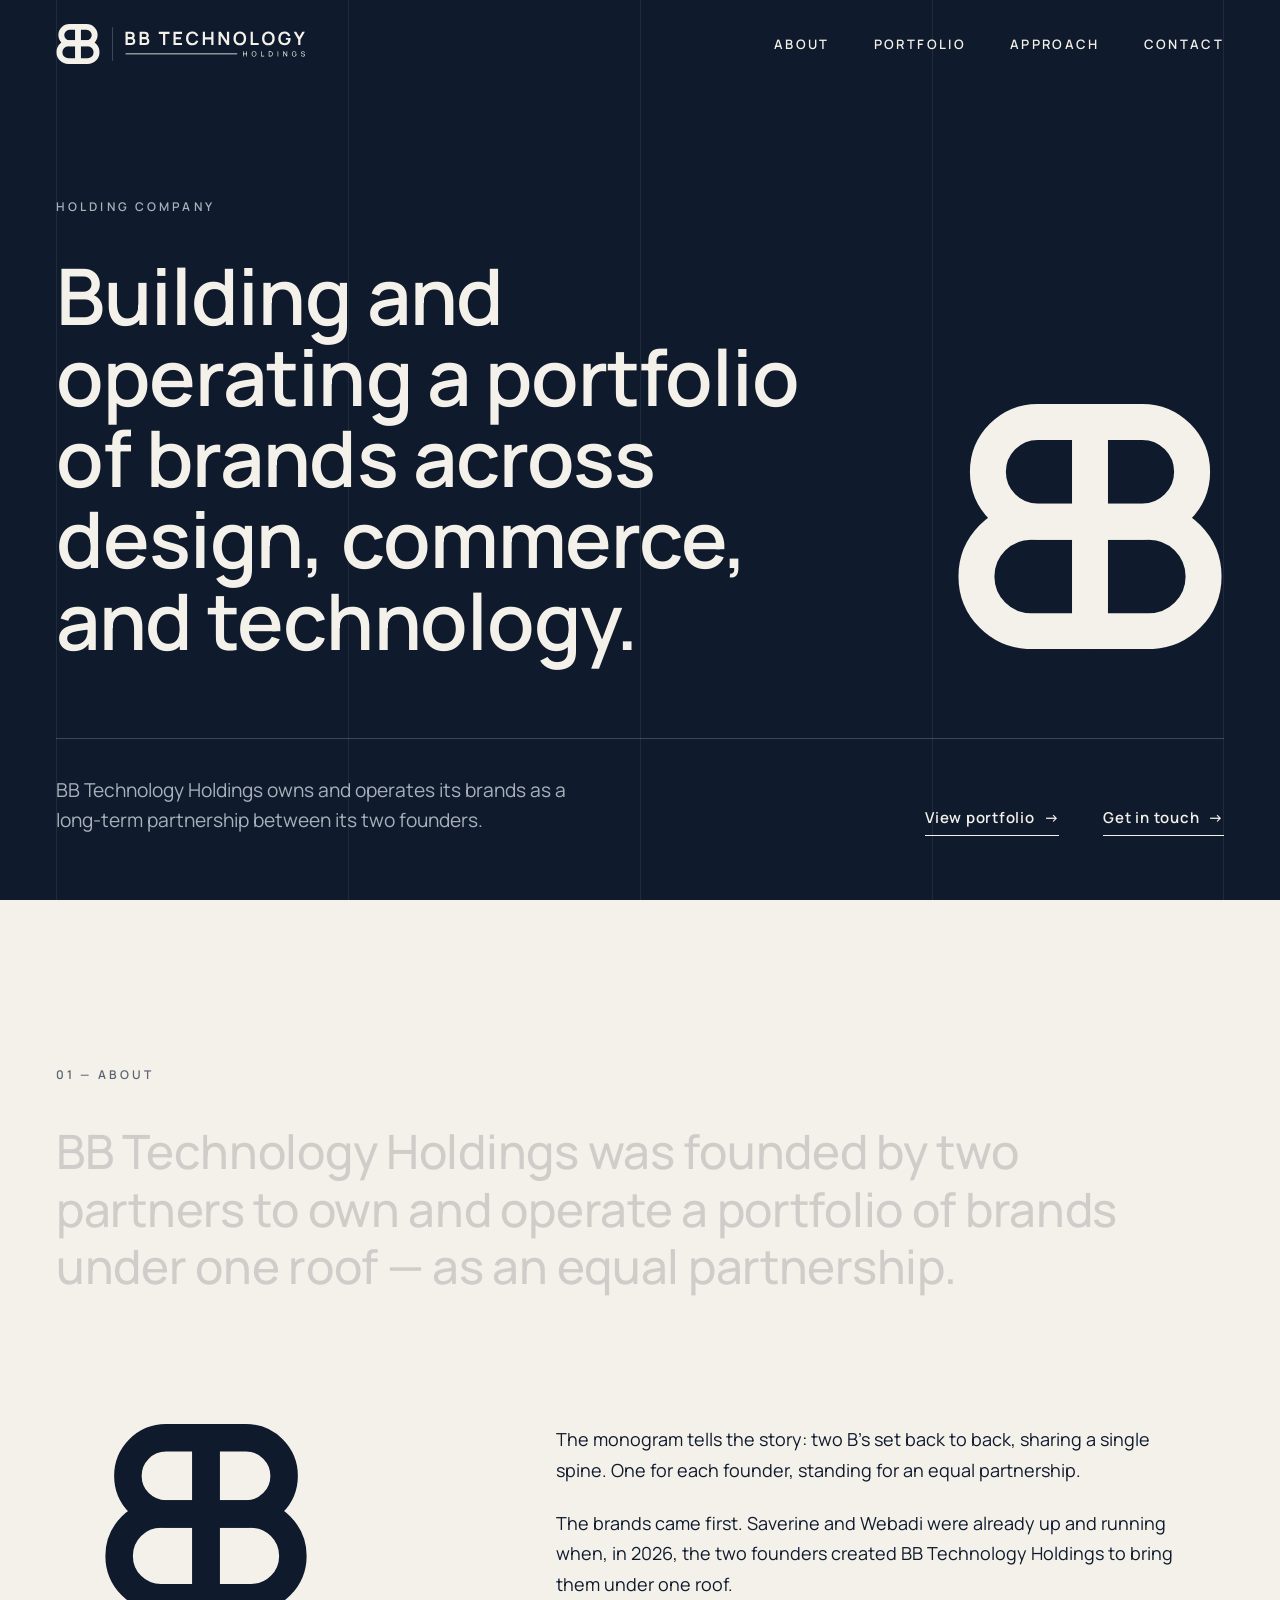
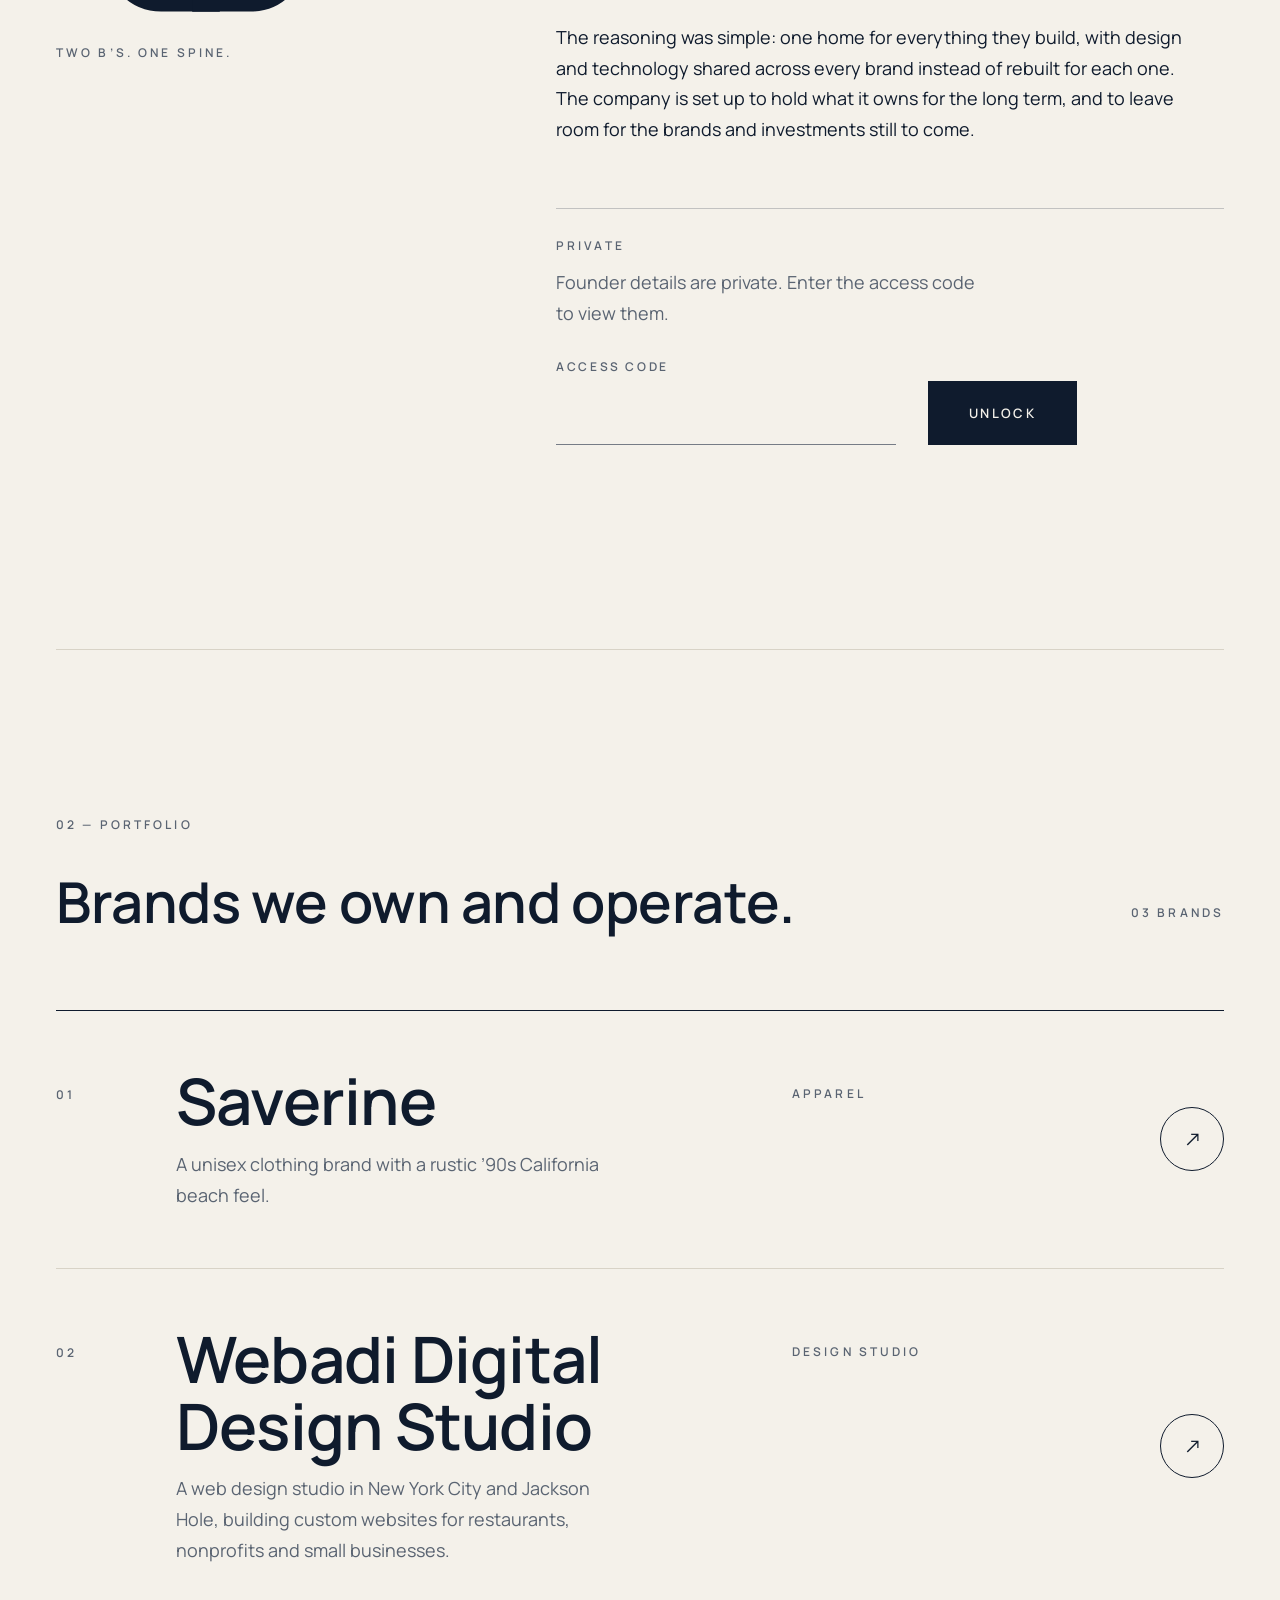
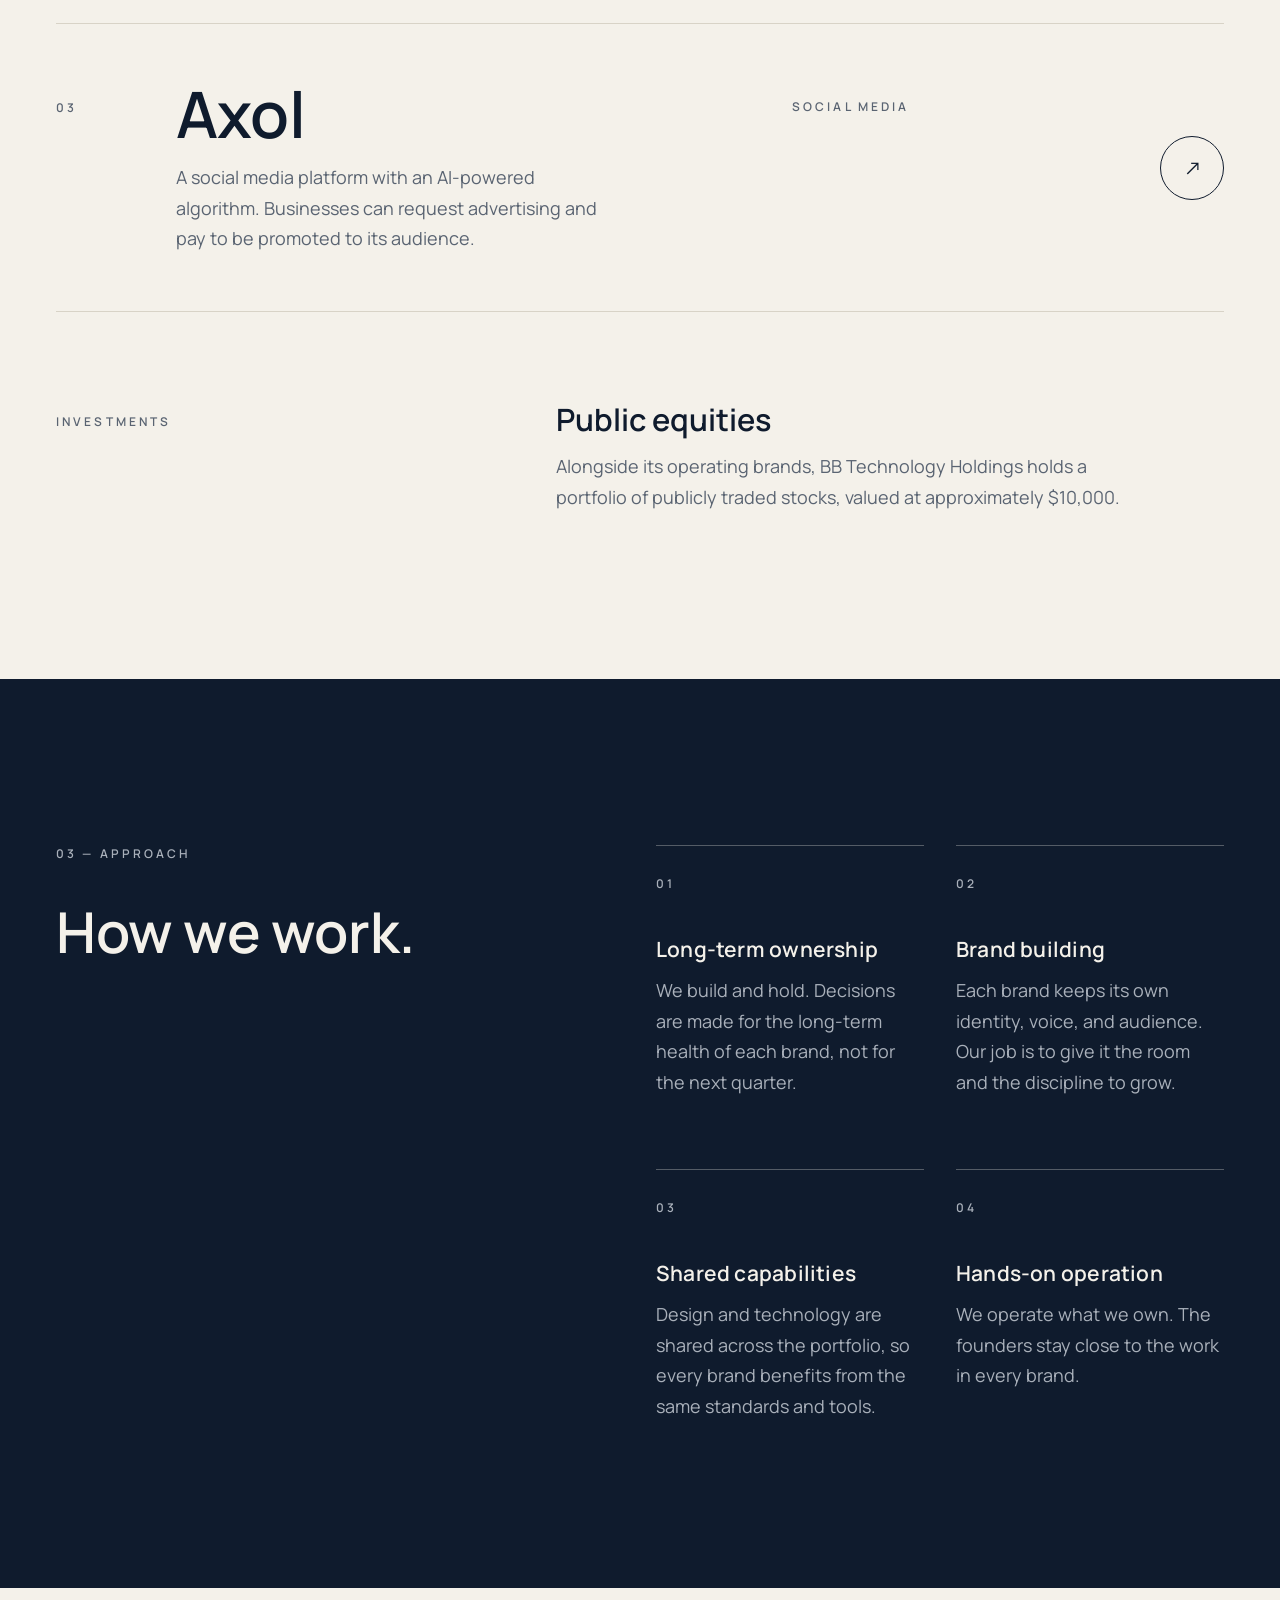
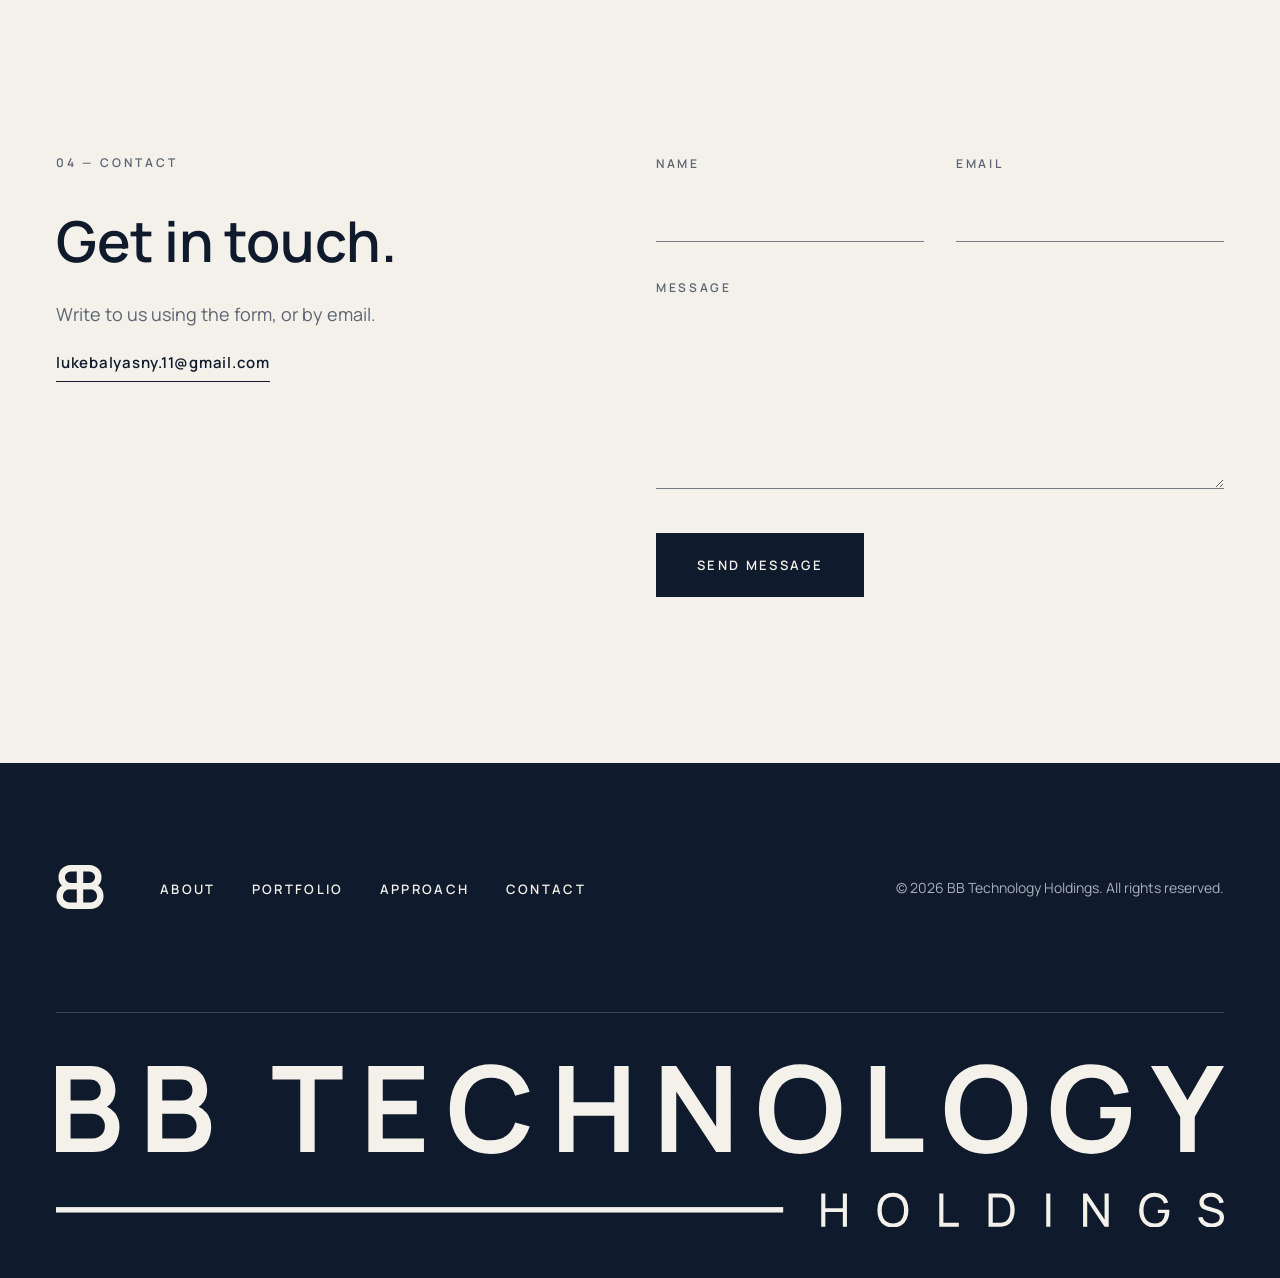
<file: index.html>
<!DOCTYPE html>
<html lang="en">
<head>
  <meta charset="utf-8">
  <meta name="viewport" content="width=device-width, initial-scale=1">

  <title>BB Technology Holdings — A portfolio of brands across design, commerce, and technology</title>
  <meta name="description" content="BB Technology Holdings is a holding company founded as an equal partnership. We build and operate a portfolio of brands across design, commerce, and technology.">
  <meta name="theme-color" content="#0F1B2D">

  <!-- When you move to your own domain, update these URLs (also in sitemap.xml and robots.txt) -->
  <link rel="canonical" href="https://bbtechnologyholdings.com/">
  <meta property="og:type" content="website">
  <meta property="og:site_name" content="BB Technology Holdings">
  <meta property="og:title" content="BB Technology Holdings">
  <meta property="og:description" content="A holding company building and operating a portfolio of brands across design, commerce, and technology.">
  <meta property="og:url" content="https://bbtechnologyholdings.com/">
  <meta property="og:image" content="https://bbtechnologyholdings.com/og-image.png">
  <meta property="og:image:width" content="1200">
  <meta property="og:image:height" content="630">
  <meta property="og:image:alt" content="BB Technology Holdings logo on a navy background">
  <meta name="twitter:card" content="summary_large_image">

  <link rel="icon" href="favicon.ico" sizes="32x32">
  <link rel="icon" href="favicon.svg" type="image/svg+xml">
  <link rel="apple-touch-icon" href="apple-touch-icon.png">

  <link rel="preconnect" href="https://fonts.googleapis.com">
  <link rel="preconnect" href="https://fonts.gstatic.com" crossorigin>
  <link href="https://fonts.googleapis.com/css2?family=Manrope:wght@400;500;600;700&display=swap" rel="stylesheet">
  <link rel="stylesheet" href="css/styles.css">
  <script>document.documentElement.className = "js";</script>

  <script type="application/ld+json">
  {
    "@context": "https://schema.org",
    "@type": "Organization",
    "name": "BB Technology Holdings",
    "url": "https://bbtechnologyholdings.com/",
    "logo": "https://bbtechnologyholdings.com/logo/png/BBTH-monogram-light.png"
  }
  </script>
</head>
<body>
  <a class="skip-link" href="#main">Skip to content</a>

  <header class="site-header">
    <div class="container site-header__inner">
      <a class="site-header__logo" href="#top" aria-label="BB Technology Holdings — home">
        <img src="logo/svg/BBTH-lockup-horizontal-dark.svg" alt="BB Technology Holdings" width="597" height="96">
      </a>
      <button class="nav-toggle" type="button" aria-expanded="false" aria-controls="site-nav">
        <span class="visually-hidden">Menu</span>
        <span class="nav-toggle__bars" aria-hidden="true"></span>
      </button>
      <nav id="site-nav" class="site-nav" aria-label="Primary">
        <ul>
          <li><a href="#about">About</a></li>
          <li><a href="#portfolio">Portfolio</a></li>
          <li><a href="#approach">Approach</a></li>
          <li><a href="#contact">Contact</a></li>
        </ul>
      </nav>
    </div>
  </header>

  <main id="main">
    <!-- Hero -->
    <section id="top" class="hero section--navy">
      <div class="container hero__grid" aria-hidden="true"><span></span><span></span><span></span><span></span></div>
      <div class="container hero__inner">
        <p class="eyebrow hero__eyebrow">Holding company</p>
        <div class="hero__main">
          <!-- TODO: swap in your own headline if you have one -->
          <h1 data-split>Building and operating a portfolio of brands across design, commerce, and technology.</h1>
          <svg class="hero__mark" viewBox="9 10 82 75" aria-hidden="true" focusable="false">
            <g fill="none" stroke="currentColor" stroke-width="11">
              <path class="mark__spine" pathLength="1" d="M50,10 V85"/>
              <path class="mark__bowl" style="--b:0" pathLength="1" d="M50,15.5 H66 A15.25,15.25 0 0 1 66,46 H50"/>
              <path class="mark__bowl" style="--b:1" pathLength="1" d="M50,15.5 H34 A15.25,15.25 0 0 0 34,46 H50"/>
              <path class="mark__bowl" style="--b:2" pathLength="1" d="M50,46 H68 A16.75,16.75 0 0 1 68,79.5 H50"/>
              <path class="mark__bowl" style="--b:3" pathLength="1" d="M50,46 H32 A16.75,16.75 0 0 0 32,79.5 H50"/>
            </g>
          </svg>
        </div>
        <div class="hero__rule" aria-hidden="true"></div>
        <div class="hero__foot">
          <p class="lead">BB Technology Holdings owns and operates its brands as a long-term partnership between its two founders.</p>
          <p class="hero__links">
            <a class="text-link" href="#portfolio">View portfolio <span class="text-link__arrow" aria-hidden="true">→</span></a>
            <a class="text-link" href="#contact">Get in touch <span class="text-link__arrow" aria-hidden="true">→</span></a>
          </p>
        </div>
      </div>
    </section>

    <!-- About -->
    <section id="about" class="section" aria-labelledby="about-title">
      <div class="container">
        <p class="eyebrow section__eyebrow" data-reveal>01 — About</p>
        <h2 id="about-title" class="visually-hidden">About</h2>
        <p class="statement" data-scroll-words>BB Technology Holdings was founded by two partners to own and operate a portfolio of brands under one roof — as an equal partnership.</p>

        <div class="about">
          <figure class="merge" data-reveal="trigger">
            <svg viewBox="-10 10 120 75" role="img" aria-label="Two letter B's, back to back, joining into the BB monogram">
              <g fill="none" stroke="currentColor" stroke-width="11">
                <g class="merge__left">
                  <path d="M50,10 V85"/>
                  <path d="M50,15.5 H34 A15.25,15.25 0 0 0 34,46 H50"/>
                  <path d="M50,46 H32 A16.75,16.75 0 0 0 32,79.5 H50"/>
                </g>
                <g class="merge__right">
                  <path d="M50,10 V85"/>
                  <path d="M50,15.5 H66 A15.25,15.25 0 0 1 66,46 H50"/>
                  <path d="M50,46 H68 A16.75,16.75 0 0 1 68,79.5 H50"/>
                </g>
              </g>
            </svg>
            <figcaption class="eyebrow">Two B’s. One spine.</figcaption>
          </figure>

          <div class="about__body">
            <div class="prose" data-reveal>
              <p>The monogram tells the story: two B’s set back to back, sharing a single spine. One for each founder, standing for an equal partnership.</p>
              <p>The brands came first. Saverine and Webadi were already up and running when, in 2026, the two founders created BB Technology Holdings to bring them under one roof.</p>
              <p>The reasoning was simple: one home for everything they build, with design and technology shared across every brand instead of rebuilt for each one. The company is set up to hold what it owns for the long term, and to leave room for the brands and investments still to come.</p>
            </div>

            <!-- Founder names and bios are filled in from js/bios.js after unlocking -->
            <ul class="founders" role="list" hidden>
              <li class="founder" data-founder="0">
                <div class="rule" aria-hidden="true"></div>
                <p class="eyebrow">Co-founder</p>
                <h3></h3>
                <p class="founder__bio"></p>
              </li>
              <li class="founder" data-founder="1">
                <div class="rule" aria-hidden="true"></div>
                <p class="eyebrow">Co-founder</p>
                <h3></h3>
                <p class="founder__bio"></p>
              </li>
            </ul>

            <!-- Founder names and bios are encrypted in js/bios.js; edit them in private/bios.json -->
            <form id="bio-gate" class="gate" data-reveal novalidate method="post" onsubmit="return false">
              <div class="rule" aria-hidden="true"></div>
              <p class="eyebrow">Private</p>
              <p class="gate__text">Founder details are private. Enter the access code to view them.</p>
              <div class="gate__row">
                <div class="field">
                  <label for="bio-code">Access code</label>
                  <input id="bio-code" name="code" type="password" autocomplete="off" autocapitalize="off" spellcheck="false" required>
                </div>
                <button class="button" type="submit"><span>Unlock</span></button>
              </div>
              <p id="bio-status" class="form__status" role="status" aria-live="polite"></p>
            </form>
            <noscript><p class="section__note">Viewing founder details requires JavaScript.</p></noscript>
          </div>
        </div>
      </div>
    </section>

    <!-- Portfolio -->
    <section id="portfolio" class="section section--ruled" aria-labelledby="portfolio-title">
      <div class="container">
        <header class="section__head section__head--wide">
          <div>
            <p class="eyebrow section__eyebrow" data-reveal>02 — Portfolio</p>
            <h2 id="portfolio-title" data-split data-reveal="trigger">Brands we own and operate.</h2>
          </div>
          <p class="eyebrow section__count" data-reveal><span id="portfolio-count"></span></p>
        </header>
        <!-- Rows are rendered from js/brands.js -->
        <ul id="portfolio-grid" class="brands" role="list"></ul>
        <noscript>
          <p>Our portfolio currently includes Saverine, Webadi Digital Design Studio and Axol.</p>
        </noscript>

        <!-- Investments held alongside the operating brands. Update the figure as it changes. -->
        <div class="holding" data-reveal>
          <p class="eyebrow">Investments</p>
          <div>
            <h3 class="holding__title">Public equities</h3>
            <p class="holding__text">Alongside its operating brands, BB Technology Holdings holds a portfolio of publicly traded stocks, valued at approximately $10,000.</p>
          </div>
        </div>
      </div>
    </section>

    <!-- Approach -->
    <section id="approach" class="section section--navy" aria-labelledby="approach-title">
      <div class="container section__grid">
        <header class="section__head">
          <p class="eyebrow section__eyebrow" data-reveal>03 — Approach</p>
          <h2 id="approach-title" data-split data-reveal="trigger">How we work.</h2>
        </header>
        <div class="section__body">
          <!-- Draft copy — edit to match how you actually operate -->
          <ol class="principles" role="list">
            <li class="principle" data-reveal style="--i:0">
              <div class="rule" aria-hidden="true"></div>
              <span class="principle__num" aria-hidden="true">01</span>
              <h3>Long-term ownership</h3>
              <p>We build and hold. Decisions are made for the long-term health of each brand, not for the next quarter.</p>
            </li>
            <li class="principle" data-reveal style="--i:1">
              <div class="rule" aria-hidden="true"></div>
              <span class="principle__num" aria-hidden="true">02</span>
              <h3>Brand building</h3>
              <p>Each brand keeps its own identity, voice, and audience. Our job is to give it the room and the discipline to grow.</p>
            </li>
            <li class="principle" data-reveal style="--i:0">
              <div class="rule" aria-hidden="true"></div>
              <span class="principle__num" aria-hidden="true">03</span>
              <h3>Shared capabilities</h3>
              <p>Design and technology are shared across the portfolio, so every brand benefits from the same standards and tools.</p>
            </li>
            <li class="principle" data-reveal style="--i:1">
              <div class="rule" aria-hidden="true"></div>
              <span class="principle__num" aria-hidden="true">04</span>
              <h3>Hands-on operation</h3>
              <p>We operate what we own. The founders stay close to the work in every brand.</p>
            </li>
          </ol>
        </div>
      </div>
    </section>

    <!-- Contact -->
    <section id="contact" class="section" aria-labelledby="contact-title">
      <div class="container section__grid">
        <header class="section__head">
          <p class="eyebrow section__eyebrow" data-reveal>04 — Contact</p>
          <h2 id="contact-title" data-split data-reveal="trigger">Get in touch.</h2>
          <div data-reveal>
            <p class="section__note">Write to us using the form, or by email.</p>
            <p><a class="text-link" href="mailto:lukebalyasny.11@gmail.com">lukebalyasny.11@gmail.com</a></p>
          </div>
        </header>
        <div class="section__body">
          <!-- TODO: create a form at https://formspree.io and replace YOUR_FORM_ID below -->
          <form id="contact-form" class="form" action="https://formspree.io/f/YOUR_FORM_ID" method="POST">
            <div class="form__row">
              <div class="field" data-reveal style="--i:0">
                <label for="name">Name</label>
                <input id="name" name="name" type="text" autocomplete="name" required>
              </div>
              <div class="field" data-reveal style="--i:1">
                <label for="email">Email</label>
                <input id="email" name="email" type="email" autocomplete="email" required>
              </div>
            </div>
            <div class="field" data-reveal style="--i:2">
              <label for="message">Message</label>
              <textarea id="message" name="message" rows="5" required></textarea>
            </div>
            <div class="form__trap" aria-hidden="true">
              <label for="company-site">Leave this field empty</label>
              <input id="company-site" name="_gotcha" type="text" tabindex="-1" autocomplete="off">
            </div>
            <div class="form__actions" data-reveal style="--i:3">
              <button class="button" type="submit"><span>Send message</span></button>
              <p id="form-status" class="form__status" role="status" aria-live="polite"></p>
            </div>
          </form>
        </div>
      </div>
    </section>
  </main>

  <footer class="site-footer section--navy">
    <div class="container">
      <div class="site-footer__top">
        <a class="site-footer__mark" href="#top" aria-label="Back to top">
          <img src="logo/svg/BBTH-monogram-dark.svg" alt="BB Technology Holdings monogram" width="82" height="75" loading="lazy">
        </a>
        <nav aria-label="Footer">
          <ul class="site-footer__links">
            <li><a href="#about">About</a></li>
            <li><a href="#portfolio">Portfolio</a></li>
            <li><a href="#approach">Approach</a></li>
            <li><a href="#contact">Contact</a></li>
          </ul>
        </nav>
        <p class="site-footer__legal">© <span id="year">2026</span> BB Technology Holdings. All rights reserved.</p>
      </div>
      <div class="site-footer__wordmark" data-reveal="trigger" aria-hidden="true">
        <img src="logo/svg/BBTH-wordmark-dark.svg" alt="" width="430" height="60" loading="lazy">
      </div>
    </div>
  </footer>

  <script src="js/brands.js" defer></script>
  <script src="js/bios.js" defer></script>
  <script src="js/main.js" defer></script>
</body>
</html>
</file>
<file: css/styles.css>
/* BB Technology Holdings — site styles */

:root {
  --navy: #0f1b2d;
  --ivory: #f4f1ea;
  --muted: #5a6472;         /* secondary text on ivory (AA) */
  --muted-on-navy: #a9b0ba; /* secondary text on navy (AA) */
  --rule: #d8d3c7;          /* 1px dividers on ivory */
  --rule-on-navy: rgba(244, 241, 234, 0.2);
  --field-border: #767c86;  /* form controls, 3:1 on ivory */

  --font: "Manrope", system-ui, -apple-system, "Segoe UI", Roboto, sans-serif;
  --container: 1280px;
  --gutter: clamp(20px, 5vw, 56px);
  --section-pad: clamp(88px, 13vw, 184px);
  --header-h: 88px;

  --ease: cubic-bezier(0.16, 1, 0.3, 1);      /* long, soft settle */
  --ease-io: cubic-bezier(0.7, 0, 0.2, 1);    /* deliberate in-out */
}

*,
*::before,
*::after {
  box-sizing: border-box;
}

html {
  scroll-behavior: smooth;
  scroll-padding-top: 72px;
  -webkit-text-size-adjust: 100%;
}

body {
  margin: 0;
  background: var(--ivory);
  color: var(--navy);
  font-family: var(--font);
  font-size: 1.0625rem; /* 17px */
  line-height: 1.7;
  -webkit-font-smoothing: antialiased;
  -moz-osx-font-smoothing: grayscale;
}

@media (min-width: 900px) {
  body {
    font-size: 1.125rem; /* 18px */
  }
}

img,
svg {
  display: block;
  max-width: 100%;
  height: auto;
}

h1,
h2,
h3,
p,
ul,
ol,
figure {
  margin: 0;
}

ul,
ol {
  padding: 0;
  list-style: none;
}

a {
  color: inherit;
}

:focus-visible {
  outline: 2px solid currentColor;
  outline-offset: 4px;
}

::selection {
  background: var(--navy);
  color: var(--ivory);
}

.section--navy ::selection {
  background: var(--ivory);
  color: var(--navy);
}

/* ---------- Type ---------- */

h1,
h2,
h3 {
  font-weight: 600;
  text-wrap: balance;
}

h1 {
  font-size: clamp(2.375rem, 6.1vw, 5.5rem);
  line-height: 1.04;
  letter-spacing: -0.012em;
}

h2 {
  font-size: clamp(2.125rem, 4.4vw, 3.75rem);
  line-height: 1.08;
  letter-spacing: -0.008em;
}

h3 {
  font-size: 1.3125rem;
  line-height: 1.35;
  letter-spacing: 0.01em;
}

.eyebrow {
  font-size: 0.75rem;
  font-weight: 600;
  letter-spacing: 0.26em;
  line-height: 1.5;
  text-transform: uppercase;
  color: var(--muted);
}

.lead {
  font-size: clamp(1.125rem, 1.5vw, 1.3125rem);
  line-height: 1.6;
}

.prose {
  max-width: 58ch;
}

.prose p + p {
  margin-top: 1.25em;
}

.text-link {
  display: inline-flex;
  align-items: baseline;
  gap: 0.6em;
  padding-bottom: 5px;
  border-bottom: 1px solid currentColor;
  font-size: 0.9375rem;
  font-weight: 600;
  letter-spacing: 0.05em;
  text-decoration: none;
}

.text-link__arrow {
  transition: transform 0.5s var(--ease);
}

.text-link:hover .text-link__arrow {
  transform: translateX(6px);
}

/* Clearly marked placeholder content — remove the class once real copy is in */
.placeholder {
  padding: 0.75em 1em;
  border: 1px dashed var(--field-border);
  color: var(--muted);
  font-size: 0.9375rem;
  line-height: 1.55;
}

.visually-hidden {
  position: absolute;
  width: 1px;
  height: 1px;
  overflow: hidden;
  clip: rect(0 0 0 0);
  clip-path: inset(50%);
  white-space: nowrap;
}

.skip-link {
  position: fixed;
  top: 8px;
  left: 8px;
  z-index: 100;
  padding: 10px 16px;
  background: var(--ivory);
  color: var(--navy);
  font-weight: 600;
  transform: translateY(-200%);
}

.skip-link:focus {
  transform: none;
}

/* ---------- Layout ---------- */

.container {
  width: 100%;
  max-width: calc(var(--container) + 2 * var(--gutter));
  margin-inline: auto;
  padding-inline: var(--gutter);
}

.section {
  padding-block: var(--section-pad);
}

.section--ruled > .container {
  position: relative;
}

.section--ruled > .container::before {
  content: "";
  position: absolute;
  top: calc(-1 * var(--section-pad));
  left: var(--gutter);
  right: var(--gutter);
  border-top: 1px solid var(--rule);
}

.section--navy {
  background: var(--navy);
  color: var(--ivory);
}

.section--navy .eyebrow {
  color: var(--muted-on-navy);
}

.section__eyebrow {
  margin-bottom: clamp(24px, 3vw, 40px);
}

.section__grid {
  display: grid;
  gap: 56px;
}

.section__note {
  margin-top: 28px;
  color: var(--muted);
}

.section__head .placeholder {
  display: inline-block;
  margin-top: 20px;
}

.section__head .text-link {
  margin-top: 20px;
}

.section__head--wide {
  display: flex;
  flex-wrap: wrap;
  align-items: flex-end;
  justify-content: space-between;
  gap: 24px;
  margin-bottom: clamp(48px, 6vw, 88px);
}

.section__count {
  margin-bottom: 0.9em;
}

@media (min-width: 900px) {
  .section__grid {
    grid-template-columns: repeat(12, minmax(0, 1fr));
    column-gap: 32px;
  }

  .section__grid > .section__head {
    grid-column: 1 / span 5;
  }

  .section__grid > .section__body {
    grid-column: 7 / -1;
  }
}

/* Hairline that draws itself when its parent reveals */
.rule {
  height: 1px;
  background: currentColor;
  opacity: 0.22;
  transform-origin: left;
}

/* ---------- Header ---------- */

.site-header {
  position: fixed;
  top: 0;
  left: 0;
  right: 0;
  z-index: 50;
  color: var(--ivory);
  border-bottom: 1px solid transparent;
  transition: transform 0.6s var(--ease), background-color 0.4s ease,
    border-color 0.4s ease;
}

.site-header.is-scrolled,
.site-header.is-open {
  background: var(--navy);
  border-bottom-color: var(--rule-on-navy);
}

.site-header.is-hidden {
  transform: translateY(-100%);
}

.site-header__inner {
  display: flex;
  align-items: center;
  justify-content: space-between;
  height: var(--header-h);
  transition: height 0.6s var(--ease);
}

.site-header.is-scrolled .site-header__inner {
  height: 68px;
}

.site-header__logo {
  display: block;
  flex: none;
}

.site-header__logo img {
  width: auto;
  height: 40px;
}

.site-nav ul {
  display: flex;
  gap: 44px;
}

.site-nav a {
  position: relative;
  display: block;
  padding-block: 8px;
  font-size: 0.8125rem;
  font-weight: 600;
  letter-spacing: 0.18em;
  text-transform: uppercase;
  text-decoration: none;
}

.site-nav a::after {
  content: "";
  position: absolute;
  left: 0;
  right: 0.18em;
  bottom: 2px;
  height: 1px;
  background: currentColor;
  transform: scaleX(0);
  transform-origin: right;
  transition: transform 0.5s var(--ease);
}

.site-nav a:hover::after,
.site-nav a:focus-visible::after {
  transform: scaleX(1);
  transform-origin: left;
}

.nav-toggle {
  display: none;
  width: 44px;
  height: 44px;
  margin-right: -10px;
  padding: 0;
  border: 0;
  background: none;
  color: inherit;
  cursor: pointer;
}

.nav-toggle__bars,
.nav-toggle__bars::before {
  display: block;
  width: 26px;
  height: 1.5px;
  margin-inline: auto;
  background: currentColor;
  transition: transform 0.5s var(--ease);
}

.nav-toggle__bars {
  transform: translateY(-4px);
}

.nav-toggle__bars::before {
  content: "";
  transform: translateY(8px);
}

.nav-toggle[aria-expanded="true"] .nav-toggle__bars {
  transform: rotate(45deg);
}

.nav-toggle[aria-expanded="true"] .nav-toggle__bars::before {
  transform: rotate(-90deg);
}

@media (max-width: 759px) {
  :root {
    --header-h: 68px;
  }

  .site-header__logo img {
    height: 32px;
  }

  .nav-toggle {
    display: block;
  }

  .site-nav {
    position: absolute;
    top: 100%;
    left: 0;
    right: 0;
    background: var(--navy);
    border-bottom: 1px solid var(--rule-on-navy);
    visibility: hidden;
    opacity: 0;
    clip-path: inset(0 0 100% 0);
    transition: clip-path 0.6s var(--ease), opacity 0.3s ease,
      visibility 0s linear 0.6s;
  }

  .site-nav.is-open {
    visibility: visible;
    opacity: 1;
    clip-path: inset(0);
    transition: clip-path 0.6s var(--ease), opacity 0.3s ease;
  }

  .site-nav ul {
    flex-direction: column;
    gap: 0;
    padding: 8px var(--gutter) 28px;
  }

  .site-nav li + li {
    border-top: 1px solid var(--rule-on-navy);
  }

  .site-nav a {
    padding-block: 20px;
    font-size: 0.9375rem;
  }

  .site-nav a::after {
    display: none;
  }
}

/* ---------- Hero ---------- */

.hero {
  position: relative;
  overflow: hidden;
}

.hero__grid {
  position: absolute;
  inset: 0;
  display: grid;
  grid-template-columns: repeat(4, 1fr);
  pointer-events: none;
}

.hero__grid span {
  border-left: 1px solid rgba(244, 241, 234, 0.07);
  transform-origin: top;
}

.hero__grid span:last-child {
  border-right: 1px solid rgba(244, 241, 234, 0.07);
}

.hero__inner {
  position: relative;
  display: flex;
  flex-direction: column;
  justify-content: flex-end;
  min-height: 100vh;
  min-height: 100svh;
  padding-top: calc(var(--header-h) + 56px);
  padding-bottom: clamp(36px, 5vw, 64px);
}

.hero__eyebrow {
  margin-bottom: clamp(24px, 3vw, 40px);
}

.hero__main {
  display: grid;
  gap: 40px;
}

.hero__mark {
  width: 84px;
  order: -1;
  margin-bottom: 8px;
  color: var(--ivory);
}

.hero__rule {
  height: 1px;
  margin-top: clamp(40px, 6vw, 80px);
  background: var(--rule-on-navy);
  transform-origin: left;
}

.hero__foot {
  display: grid;
  gap: 32px;
  padding-top: clamp(24px, 3vw, 36px);
}

.hero .lead {
  max-width: 46ch;
  color: var(--muted-on-navy);
}

.hero__links {
  display: flex;
  flex-wrap: wrap;
  gap: 16px 44px;
}

@media (min-width: 900px) {
  .hero__main {
    grid-template-columns: repeat(12, minmax(0, 1fr));
    column-gap: 32px;
    align-items: end;
  }

  .hero__main h1 {
    grid-column: 1 / span 9;
  }

  .hero__mark {
    grid-column: 10 / -1;
    justify-self: end;
    order: 0;
    width: min(100%, 290px);
    margin-bottom: 0.9vw;
    will-change: transform;
  }

  .hero__foot {
    grid-template-columns: 1fr auto;
    align-items: end;
    column-gap: 32px;
  }
}

/* ---------- About ---------- */

.statement {
  max-width: 24em;
  font-size: clamp(1.75rem, 3.7vw, 3.25rem);
  font-weight: 500;
  line-height: 1.22;
  letter-spacing: -0.006em;
}

.about {
  display: grid;
  gap: 64px;
  margin-top: clamp(72px, 10vw, 144px);
}

.merge svg {
  width: min(100%, 300px);
  overflow: visible;
}

.merge figcaption {
  margin-top: 32px;
}

.founders {
  display: grid;
  gap: 40px;
  margin-top: 64px;
}

.founder .rule {
  margin-bottom: 28px;
}

.founder h3 {
  margin: 10px 0 18px;
  font-size: clamp(1.625rem, 2.4vw, 2.125rem);
  line-height: 1.15;
  letter-spacing: 0;
}

@media (min-width: 600px) {
  .founders {
    grid-template-columns: 1fr 1fr;
    column-gap: 32px;
  }
}

@media (min-width: 900px) {
  .about {
    grid-template-columns: repeat(12, minmax(0, 1fr));
    column-gap: 32px;
  }

  .merge {
    grid-column: 1 / span 4;
  }

  .about__body {
    grid-column: 6 / -1;
  }
}

/* ---------- Portfolio ---------- */

.brands {
  border-top: 1px solid var(--navy);
}

.brand {
  border-bottom: 1px solid var(--rule);
}

.brand__link {
  position: relative;
  display: grid;
  gap: 12px;
  padding-block: clamp(32px, 4.5vw, 60px);
  color: var(--navy);
  text-decoration: none;
  transition: color 0.5s var(--ease), padding 0.7s var(--ease);
}

.brand__link::before {
  content: "";
  position: absolute;
  inset: -1px calc(-1 * var(--gutter)) -1px;
  background: var(--navy);
  transform: scaleY(0);
  transform-origin: top;
  transition: transform 0.7s var(--ease);
}

.brand__link > * {
  position: relative;
}

.brand__index {
  font-size: 0.75rem;
  font-weight: 600;
  letter-spacing: 0.26em;
  color: var(--muted);
  transition: color 0.5s var(--ease);
}

.brand__name {
  font-size: clamp(2rem, 5vw, 4.25rem);
  line-height: 1.04;
  letter-spacing: -0.012em;
}

.brand__desc {
  max-width: 40ch;
  margin-top: 14px;
  color: var(--muted);
  transition: color 0.5s var(--ease);
}

.brand__tag {
  transition: color 0.5s var(--ease);
}

.brand__cta {
  margin-top: 12px;
}

.brand__arrow {
  display: grid;
  place-items: center;
  width: 64px;
  height: 64px;
  border: 1px solid currentColor;
  border-radius: 50%;
  font-size: 1.375rem;
  line-height: 1;
}

.brand__arrow span {
  transform: rotate(-45deg);
  transition: transform 0.7s var(--ease);
}

.brand__cta .placeholder {
  display: inline-block;
  white-space: nowrap;
  transition: color 0.5s var(--ease), border-color 0.5s var(--ease);
}

@media (min-width: 900px) {
  .brand__link {
    grid-template-columns: 88px minmax(0, 1fr) 220px 180px;
    column-gap: 32px;
    align-items: center;
  }

  .brand__index {
    align-self: start;
    padding-top: 1.4em;
  }

  .brand__tag {
    align-self: start;
    padding-top: 1.4em;
  }

  .brand__cta {
    margin-top: 0;
    justify-self: end;
  }
}

@media (hover: hover) {
  .brand__link:hover,
  .brand__link:focus-visible {
    color: var(--ivory);
  }

  .brand__link:hover::before,
  .brand__link:focus-visible::before {
    transform: scaleY(1);
    transform-origin: bottom;
  }

  .brand__link:hover .brand__index,
  .brand__link:hover .brand__desc,
  .brand__link:hover .brand__tag,
  .brand__link:hover .placeholder {
    color: var(--muted-on-navy);
  }

  .brand__link:hover .placeholder {
    border-color: var(--muted-on-navy);
  }

  .brand__link:hover .brand__arrow span {
    transform: rotate(0deg);
  }
}

/* ---------- Approach ---------- */

.principles {
  display: grid;
  gap: 48px 32px;
}

.principle .rule {
  margin-bottom: 28px;
  opacity: 0.3;
}

.principle__num {
  display: block;
  margin-bottom: 40px;
  font-size: 0.75rem;
  font-weight: 600;
  letter-spacing: 0.26em;
  color: var(--muted-on-navy);
}

.principle p {
  max-width: 38ch;
  margin-top: 12px;
  color: var(--muted-on-navy);
}

@media (min-width: 600px) {
  .principles {
    grid-template-columns: 1fr 1fr;
    row-gap: 72px;
  }
}

/* ---------- Contact ---------- */

.form {
  display: grid;
  gap: 36px;
}

.form__row {
  display: grid;
  gap: 36px;
}

@media (min-width: 600px) {
  .form__row {
    grid-template-columns: 1fr 1fr;
    column-gap: 32px;
  }
}

.field {
  position: relative;
}

.field::after {
  content: "";
  position: absolute;
  left: 0;
  right: 0;
  bottom: 0;
  height: 2px;
  background: var(--navy);
  transform: scaleX(0);
  transform-origin: left;
  transition: transform 0.6s var(--ease);
  pointer-events: none;
}

.field:focus-within::after {
  transform: scaleX(1);
}

.field label {
  display: block;
  margin-bottom: 8px;
  font-size: 0.75rem;
  font-weight: 600;
  letter-spacing: 0.22em;
  text-transform: uppercase;
  color: var(--muted);
  transition: color 0.3s ease;
}

.field:focus-within label {
  color: var(--navy);
}

.field input,
.field textarea {
  display: block;
  width: 100%;
  padding: 14px 0;
  border: 0;
  border-bottom: 1px solid var(--field-border);
  border-radius: 0;
  background: transparent;
  color: var(--navy);
  font: inherit;
  font-size: 1.125rem;
}

.field textarea {
  min-height: 8em;
  resize: vertical;
}

.field input:focus-visible,
.field textarea:focus-visible {
  outline: 0;
}

.form__trap {
  position: absolute;
  left: -9999px;
}

.form__actions {
  display: flex;
  flex-wrap: wrap;
  align-items: center;
  gap: 16px 28px;
  margin-top: 8px;
}

.button {
  position: relative;
  isolation: isolate;
  overflow: hidden;
  padding: 20px 40px;
  border: 1px solid var(--navy);
  border-radius: 0;
  background: var(--navy);
  color: var(--ivory);
  font: inherit;
  font-size: 0.8125rem;
  font-weight: 600;
  letter-spacing: 0.18em;
  text-transform: uppercase;
  cursor: pointer;
  transition: color 0.5s var(--ease);
}

.button::before {
  content: "";
  position: absolute;
  inset: 0;
  z-index: -1;
  background: var(--ivory);
  transform: scaleY(0);
  transform-origin: top;
  transition: transform 0.6s var(--ease);
}

.button:hover:not(:disabled) {
  color: var(--navy);
}

.button:hover:not(:disabled)::before {
  transform: scaleY(1);
  transform-origin: bottom;
}

.button:disabled {
  opacity: 0.6;
  cursor: default;
}

.form__status {
  flex: 1 1 240px;
  font-size: 0.9375rem;
  line-height: 1.5;
  color: var(--muted);
}

.form__status[data-state="success"],
.form__status[data-state="error"] {
  color: var(--navy);
  font-weight: 500;
}

/* ---------- Footer ---------- */

.site-footer {
  padding-top: clamp(64px, 8vw, 112px);
  padding-bottom: clamp(28px, 4vw, 56px);
  overflow: hidden;
}

.site-footer__top {
  display: grid;
  gap: 32px;
  align-items: center;
  padding-bottom: clamp(56px, 8vw, 112px);
}

.site-footer__mark {
  display: block;
  width: 48px;
}

.site-footer__links {
  display: flex;
  flex-wrap: wrap;
  gap: 12px 36px;
}

.site-footer__links a {
  font-size: 0.8125rem;
  font-weight: 600;
  letter-spacing: 0.18em;
  text-transform: uppercase;
  text-decoration: none;
}

.site-footer__links a:hover {
  text-decoration: underline;
  text-underline-offset: 6px;
}

.site-footer__legal {
  font-size: 0.875rem;
  color: var(--muted-on-navy);
}

.site-footer__wordmark {
  padding-top: clamp(28px, 4vw, 56px);
  border-top: 1px solid var(--rule-on-navy);
}

.site-footer__wordmark img {
  width: 100%;
}

@media (min-width: 900px) {
  .site-footer__top {
    grid-template-columns: auto 1fr auto;
    column-gap: 56px;
  }
}

/* ---------- 404 ---------- */

.notfound {
  display: flex;
  flex-direction: column;
  justify-content: center;
  align-items: flex-start;
  min-height: 100vh;
  min-height: 100svh;
  padding-block: 80px;
}

.notfound .hero__links {
  margin-top: 48px;
}

/* ---------- Motion ----------
   Everything below only applies when JavaScript is running and the
   visitor has not asked for reduced motion. Without either, the page
   is simply static and fully visible. */

@media (prefers-reduced-motion: no-preference) {
  /* Scroll reveals */
  .js [data-reveal]:not([data-reveal="trigger"]) {
    opacity: 0;
    transform: translateY(32px);
    transition: opacity 1.1s var(--ease) calc(var(--i, 0) * 110ms),
      transform 1.3s var(--ease) calc(var(--i, 0) * 110ms);
  }

  .js [data-reveal].is-visible {
    opacity: 1;
    transform: none;
  }

  .js [data-reveal] .rule {
    transform: scaleX(0);
    transition: transform 1.5s var(--ease-io) calc(var(--i, 0) * 110ms);
  }

  .js [data-reveal].is-visible .rule {
    transform: scaleX(1);
  }

  /* Masked word-by-word heading reveal */
  .js .w {
    display: inline-block;
    overflow: hidden;
    vertical-align: top;
    padding-bottom: 0.16em;
    margin-bottom: -0.16em;
  }

  .js .w > span {
    display: inline-block;
    transform: translateY(112%);
    transition: transform 1.2s var(--ease) calc(var(--w) * 45ms + var(--d, 0ms));
  }

  .js .is-visible .w > span,
  .js.is-loaded .hero .w > span {
    transform: none;
  }

  /* Hero load sequence */
  .js .hero {
    --d: 250ms;
  }

  .js .site-header__inner,
  .js .hero__eyebrow,
  .js .hero__foot > * {
    opacity: 0;
    transform: translateY(16px);
    transition: opacity 1.1s var(--ease), transform 1.3s var(--ease),
      height 0.6s var(--ease);
  }

  .js .site-header__inner {
    transform: translateY(-12px);
    transition-delay: 0.1s, 0.1s, 0s;
  }

  .js .hero__eyebrow {
    transition-delay: 0.2s;
  }

  .js .hero__foot > :nth-child(1) {
    transition-delay: 1.15s;
  }

  .js .hero__foot > :nth-child(2) {
    transition-delay: 1.3s;
  }

  .js.is-loaded .site-header__inner,
  .js.is-loaded .hero__eyebrow,
  .js.is-loaded .hero__foot > * {
    opacity: 1;
    transform: none;
  }

  .js .hero__rule {
    transform: scaleX(0);
    transition: transform 1.6s var(--ease-io) 0.8s;
  }

  .js.is-loaded .hero__rule {
    transform: scaleX(1);
  }

  .js .hero__grid span {
    transform: scaleY(0);
    transition: transform 1.8s var(--ease-io);
  }

  .js .hero__grid span:nth-child(2) { transition-delay: 0.12s; }
  .js .hero__grid span:nth-child(3) { transition-delay: 0.24s; }
  .js .hero__grid span:nth-child(4) { transition-delay: 0.36s; }

  .js.is-loaded .hero__grid span {
    transform: scaleY(1);
  }

  /* The monogram draws itself: spine first, then the four bowls */
  .js .hero__mark path {
    stroke-dasharray: 1;
    stroke-dashoffset: 1;
  }

  .js .mark__spine {
    transition: stroke-dashoffset 1.1s var(--ease-io) 0.45s;
  }

  .js .mark__bowl {
    transition: stroke-dashoffset 1.3s var(--ease-io) calc(1s + var(--b) * 130ms);
  }

  .js.is-loaded .hero__mark path {
    stroke-dashoffset: 0;
  }

  /* About: sentence lights up word by word as it scrolls through */
  .js .statement .sw {
    opacity: 0.16;
    transition: opacity 0.6s ease;
  }

  .js .statement .sw.is-lit {
    opacity: 1;
  }

  /* About: two B's slide together into the monogram */
  .js .merge__left,
  .js .merge__right {
    transition: transform 2s var(--ease-io) 0.25s;
  }

  .js .merge__left {
    transform: translateX(-18px);
  }

  .js .merge__right {
    transform: translateX(18px);
  }

  .js .merge.is-visible .merge__left,
  .js .merge.is-visible .merge__right {
    transform: none;
  }

  .js .merge figcaption {
    opacity: 0;
    transition: opacity 1.2s ease 1.6s;
  }

  .js .merge.is-visible figcaption {
    opacity: 1;
  }

  /* Footer wordmark rises out of its baseline */
  .js .site-footer__wordmark {
    overflow: hidden;
  }

  .js .site-footer__wordmark img {
    transform: translateY(105%);
    transition: transform 1.6s var(--ease);
  }

  .js .site-footer__wordmark.is-visible img {
    transform: none;
  }
}

@media (prefers-reduced-motion: reduce) {
  html {
    scroll-behavior: auto;
  }

  *,
  *::before,
  *::after {
    transition: none !important;
    animation: none !important;
  }
}

/* Without JavaScript the mobile nav stays visible under the logo */
@media (max-width: 759px) {
  html:not(.js) .nav-toggle {
    display: none;
  }

  html:not(.js) .site-header {
    position: relative;
    background: var(--navy);
  }

  html:not(.js) .site-header__inner {
    height: auto;
    flex-wrap: wrap;
    padding-block: 14px;
  }

  html:not(.js) .site-nav {
    position: static;
    visibility: visible;
    opacity: 1;
    clip-path: none;
    border: 0;
    flex-basis: 100%;
  }
}

.founder__bio {
  max-width: 44ch;
  color: var(--muted);
  white-space: pre-line;
}

/* ---------- Private bios gate ---------- */

.gate {
  margin-top: 64px;
}

.gate[hidden] {
  display: none;
}

.gate .rule {
  margin-bottom: 28px;
}

.gate__text {
  max-width: 40ch;
  margin: 12px 0 28px;
  color: var(--muted);
}

.gate__row {
  display: flex;
  flex-wrap: wrap;
  align-items: flex-end;
  gap: 24px 32px;
}

.gate__row .field {
  flex: 1 1 220px;
  max-width: 340px;
}

.gate .form__status {
  margin-top: 16px;
  min-height: 1.5em;
}

.founders[hidden] {
  display: none;
}

@media (prefers-reduced-motion: no-preference) {
  .js .founder {
    opacity: 0;
    transform: translateY(24px);
    transition: opacity 1.1s var(--ease), transform 1.3s var(--ease);
  }

  .js .founder:nth-child(2) {
    transition-delay: 0.12s;
  }

  .js .founder .rule {
    transform: scaleX(0);
    transition: transform 1.5s var(--ease-io);
  }

  .js .founders.is-unlocked .founder {
    opacity: 1;
    transform: none;
  }

  .js .founders.is-unlocked .rule {
    transform: scaleX(1);
  }
}

/* ---------- Investments row ---------- */

.holding {
  display: grid;
  gap: 16px;
  margin-top: clamp(56px, 7vw, 96px);
}

.holding__title {
  font-size: clamp(1.5rem, 2.4vw, 2rem);
  line-height: 1.15;
  letter-spacing: 0;
}

.holding__text {
  max-width: 52ch;
  margin-top: 14px;
  color: var(--muted);
}

@media (min-width: 900px) {
  .holding {
    grid-template-columns: repeat(12, minmax(0, 1fr));
    column-gap: 32px;
  }

  .holding > .eyebrow {
    grid-column: 1 / span 4;
    padding-top: 0.9em;
  }

  .holding > div {
    grid-column: 6 / -1;
  }
}

/* Keep founder names level when one role line wraps */
@media (min-width: 600px) {
  .founder .eyebrow {
    min-height: 3em;
  }
}
</file>
